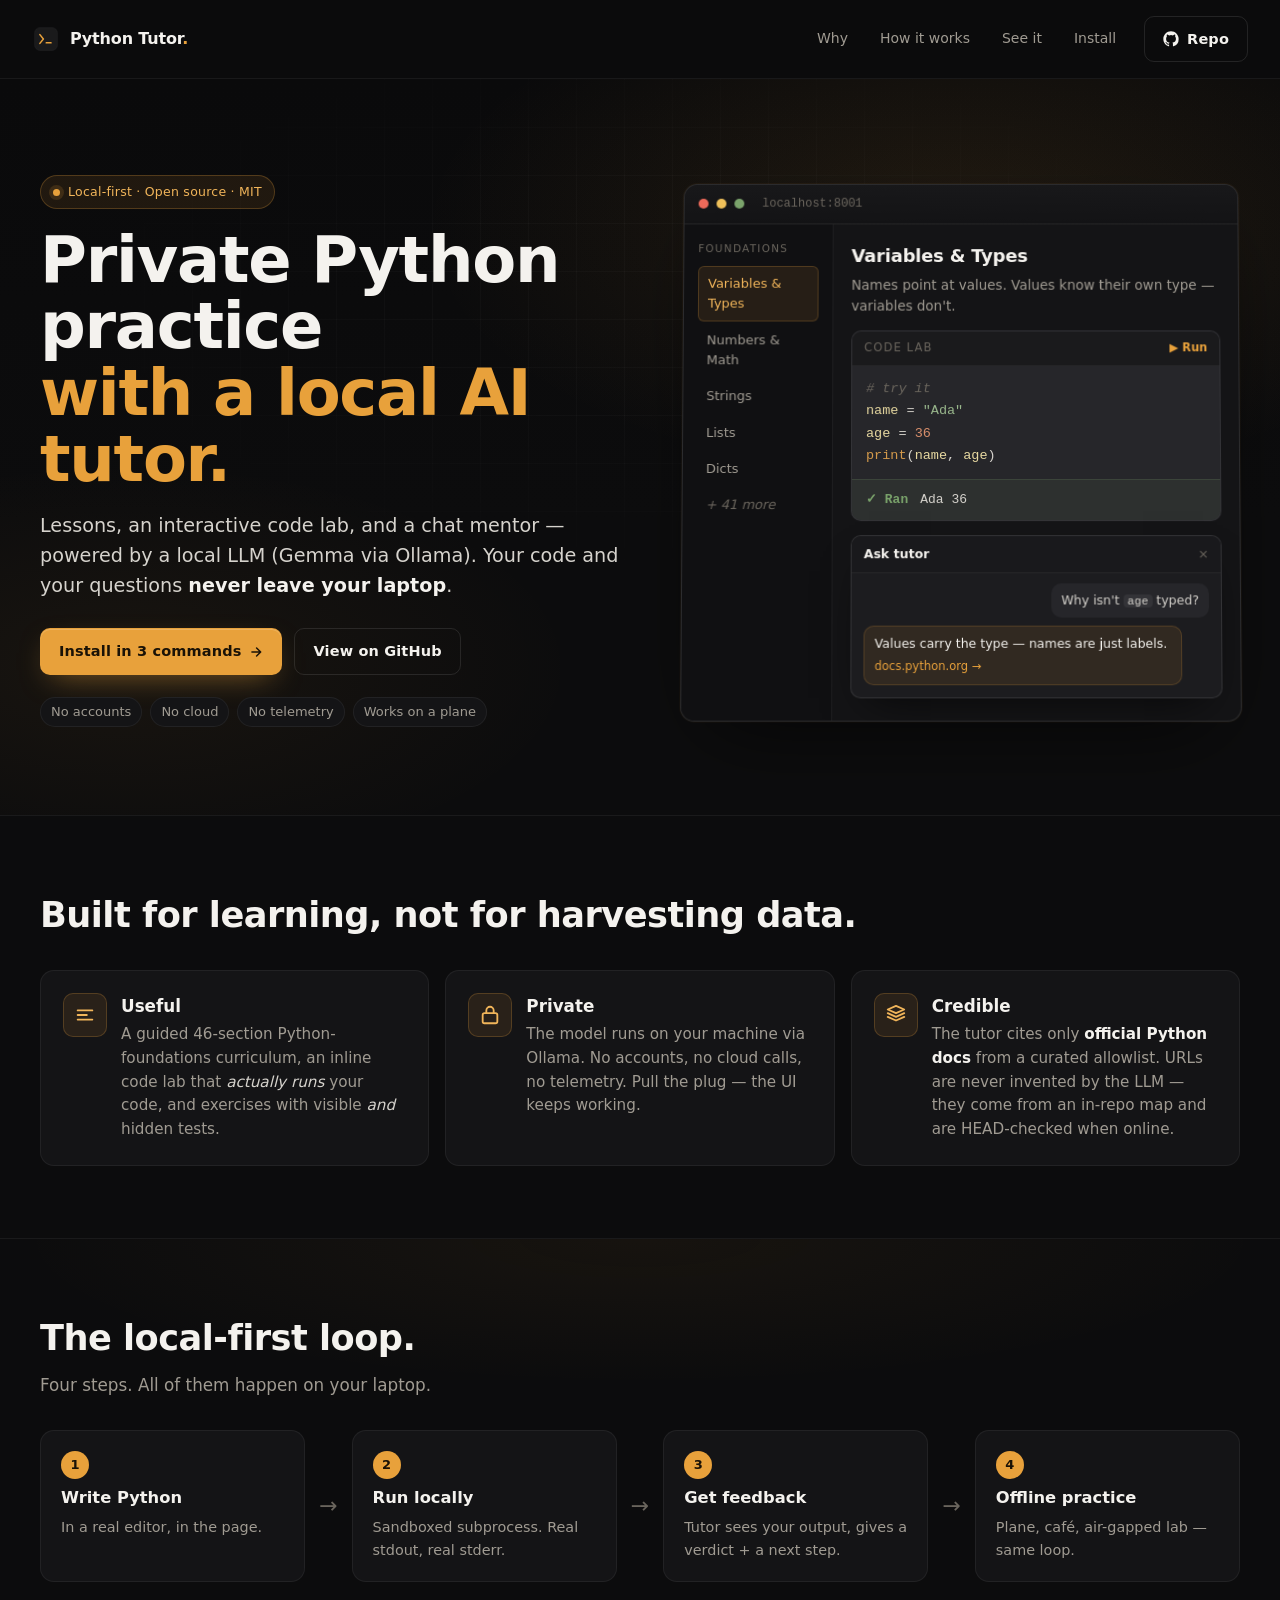
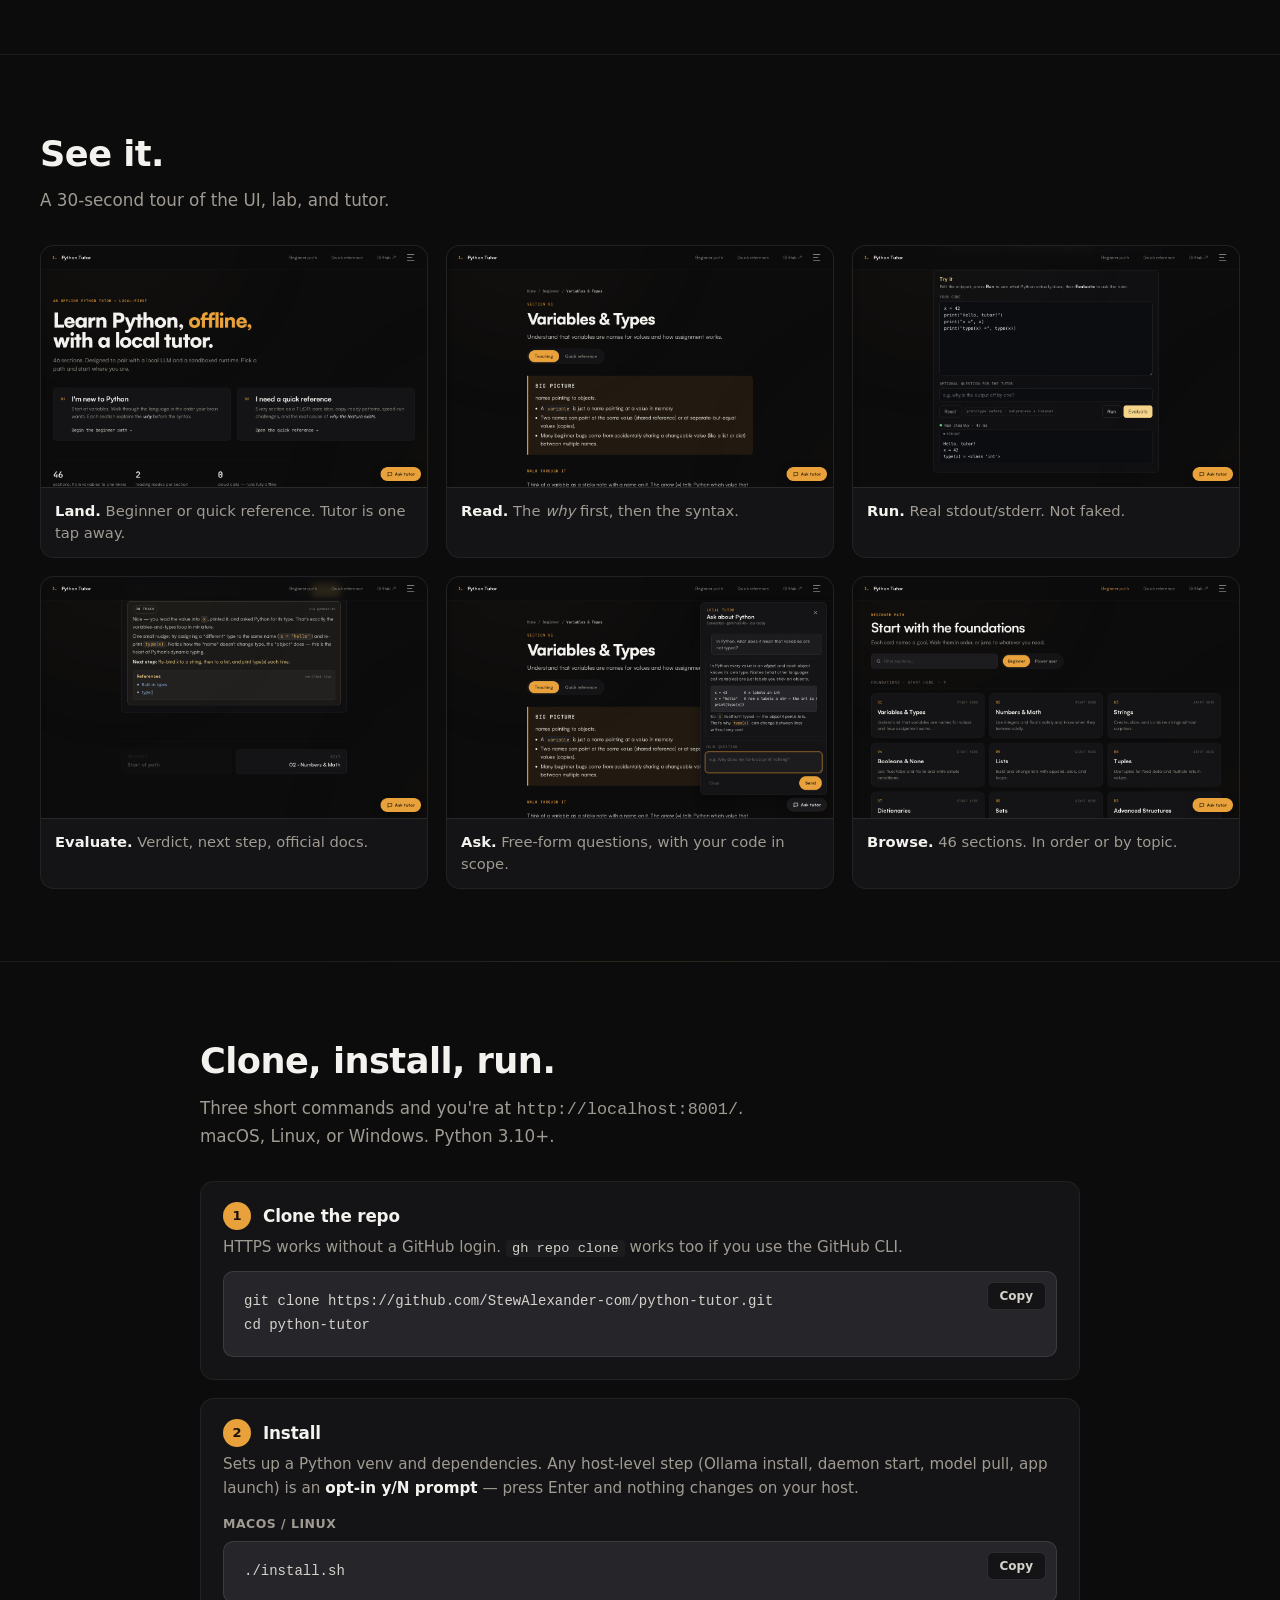
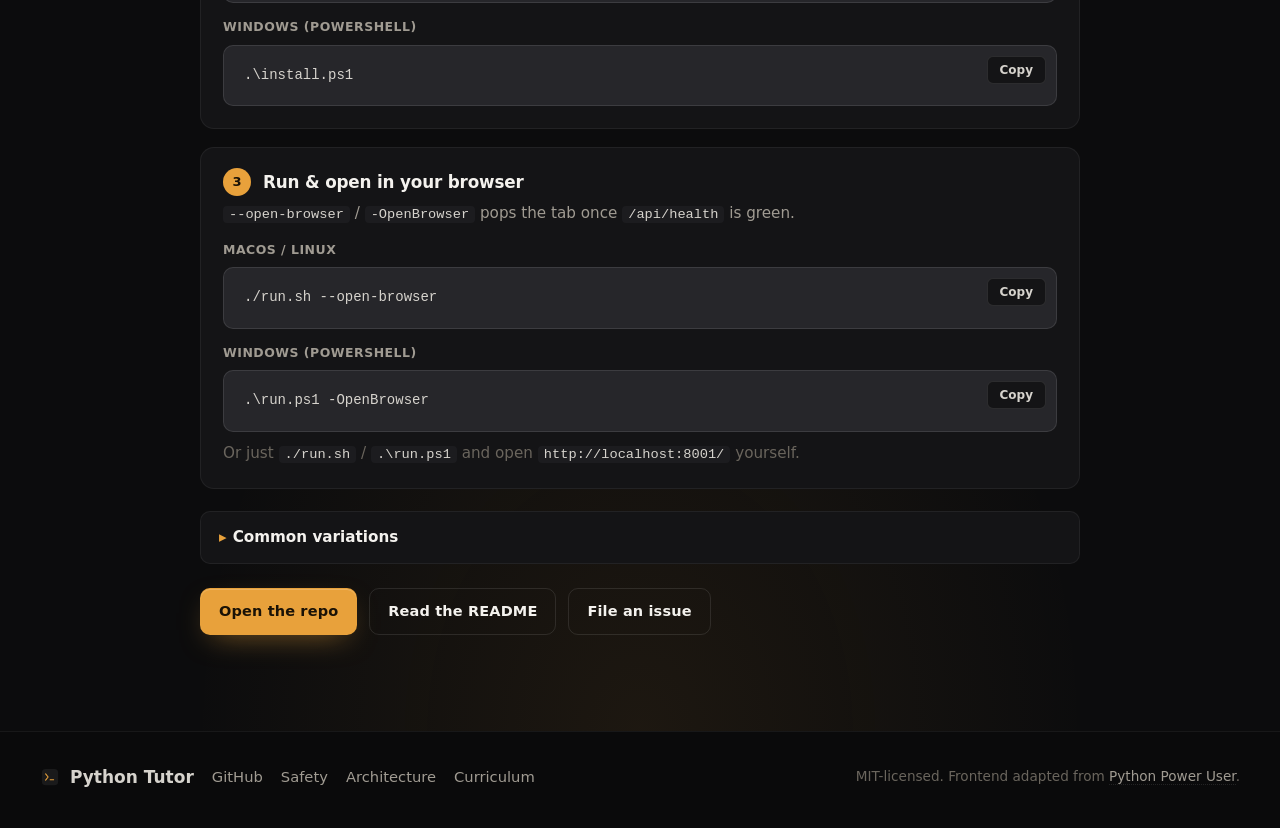
<file: site/index.html>
<!doctype html>
<html lang="en">
<head>
  <meta charset="utf-8" />
  <meta name="viewport" content="width=device-width,initial-scale=1,viewport-fit=cover" />
  <title>Python Tutor — Offline-first Python practice with a local AI tutor</title>
  <meta name="description" content="Offline-first Python tutor with a local AI mentor. Two-command install, then fully offline with Ollama and Gemma. Source-backed docs when online. No accounts, no cloud, no telemetry." />
  <meta name="keywords" content="Python tutor, offline Python, local AI tutor, learn Python, Ollama, Gemma, private LLM, local-first, open source" />
  <meta name="author" content="Stew Alexander" />
  <meta name="robots" content="index, follow, max-image-preview:large" />
  <meta name="theme-color" content="#0c0c0d" />
  <meta name="color-scheme" content="dark" />
  <link rel="canonical" href="https://stewalexander-com.github.io/python-tutor/" />

  <!-- Favicons -->
  <link rel="icon" type="image/svg+xml" href="./assets/favicon.svg" />
  <link rel="icon" type="image/png" sizes="32x32" href="./assets/favicon-32.png" />
  <link rel="icon" type="image/png" sizes="16x16" href="./assets/favicon-16.png" />
  <link rel="shortcut icon" href="./assets/favicon.ico" />
  <link rel="apple-touch-icon" sizes="180x180" href="./assets/apple-touch-icon.png" />
  <link rel="mask-icon" href="./assets/favicon.svg" color="#e8a13b" />
  <link rel="manifest" href="./site.webmanifest" />
  <meta name="apple-mobile-web-app-title" content="Python Tutor" />
  <meta name="application-name" content="Python Tutor" />

  <!-- Open Graph / Facebook / LinkedIn / Messenger / iMessage -->
  <meta property="og:type" content="website" />
  <meta property="og:site_name" content="Python Tutor" />
  <meta property="og:locale" content="en_US" />
  <meta property="og:title" content="Python Tutor — Offline-first Python practice with a local AI tutor" />
  <meta property="og:description" content="Two-command install, then fully offline with Ollama and Gemma. Lessons, a real code lab, and an AI mentor — all on your laptop. No accounts. No cloud. No telemetry." />
  <meta property="og:url" content="https://stewalexander-com.github.io/python-tutor/" />
  <meta property="og:image" content="https://stewalexander-com.github.io/python-tutor/assets/og-image.png" />
  <meta property="og:image:secure_url" content="https://stewalexander-com.github.io/python-tutor/assets/og-image.png" />
  <meta property="og:image:type" content="image/png" />
  <meta property="og:image:width" content="1200" />
  <meta property="og:image:height" content="630" />
  <meta property="og:image:alt" content="Python Tutor — Private Python practice with a local AI tutor. Two commands: ./install.sh and ./run.sh --open-browser." />

  <!-- Twitter / X -->
  <meta name="twitter:card" content="summary_large_image" />
  <meta name="twitter:title" content="Python Tutor — Offline-first Python practice with a local AI tutor" />
  <meta name="twitter:description" content="Two-command install, then fully offline with Ollama and Gemma. Lessons, a real code lab, and an AI mentor — all on your laptop. No accounts. No cloud. No telemetry." />
  <meta name="twitter:image" content="https://stewalexander-com.github.io/python-tutor/assets/og-image.png" />
  <meta name="twitter:image:alt" content="Python Tutor — Private Python practice with a local AI tutor. Two commands: ./install.sh and ./run.sh --open-browser." />

  <!-- JSON-LD structured data -->
  <script type="application/ld+json">
  {
    "@context": "https://schema.org",
    "@type": "SoftwareApplication",
    "name": "Python Tutor",
    "description": "Offline-first Python tutor with a local AI mentor. Two-command install, then fully offline with Ollama and Gemma. Source-backed docs when online.",
    "url": "https://stewalexander-com.github.io/python-tutor/",
    "image": "https://stewalexander-com.github.io/python-tutor/assets/og-image.png",
    "applicationCategory": "EducationalApplication",
    "operatingSystem": "macOS, Linux, Windows",
    "license": "https://opensource.org/licenses/MIT",
    "codeRepository": "https://github.com/StewAlexander-com/python-tutor",
    "offers": { "@type": "Offer", "price": "0", "priceCurrency": "USD" }
  }
  </script>

  <link rel="stylesheet" href="./style.css" />
</head>
<body>
  <a class="skip-link" href="#main">Skip to content</a>

  <header class="topbar">
    <a class="brand" href="#top" aria-label="Python Tutor home">
      <svg class="brand__mark" width="28" height="28" viewBox="0 0 64 64" aria-hidden="true">
        <rect x="6" y="6" width="52" height="52" rx="12" fill="#1a1a1b"/>
        <rect x="6" y="6" width="52" height="52" rx="12" fill="none" stroke="#2a2a2c" stroke-width="1"/>
        <path d="M18 22 L26 32 L18 42" fill="none" stroke="#e8a13b" stroke-width="3.5" stroke-linecap="round" stroke-linejoin="round"/>
        <rect x="31" y="39" width="14" height="3.5" rx="1" fill="#e8a13b"/>
      </svg>
      <span class="brand__name">Python Tutor<span class="brand__dot">.</span></span>
    </a>
    <nav class="topbar__nav" aria-label="Primary">
      <a class="topbar__link" href="#why">Why</a>
      <a class="topbar__link" href="#loop">How it works</a>
      <a class="topbar__link" href="#screens">See it</a>
      <a class="topbar__link" href="#start">Install</a>
    </nav>
    <a class="btn btn--ghost topbar__cta" href="https://github.com/StewAlexander-com/python-tutor" rel="noopener">
      <svg width="16" height="16" viewBox="0 0 24 24" aria-hidden="true" fill="currentColor"><path d="M12 .5C5.65.5.5 5.65.5 12c0 5.08 3.29 9.39 7.86 10.91.58.11.79-.25.79-.56v-2c-3.2.7-3.88-1.37-3.88-1.37-.52-1.32-1.27-1.67-1.27-1.67-1.04-.71.08-.7.08-.7 1.15.08 1.76 1.18 1.76 1.18 1.02 1.75 2.68 1.25 3.34.96.1-.74.4-1.25.72-1.54-2.55-.29-5.24-1.28-5.24-5.69 0-1.26.45-2.29 1.18-3.1-.12-.29-.51-1.45.11-3.03 0 0 .97-.31 3.18 1.18a11.04 11.04 0 0 1 5.8 0c2.21-1.49 3.18-1.18 3.18-1.18.62 1.58.23 2.74.11 3.03.73.81 1.18 1.84 1.18 3.1 0 4.42-2.7 5.39-5.27 5.68.41.36.78 1.05.78 2.12v3.14c0 .31.21.68.8.56A11.5 11.5 0 0 0 23.5 12C23.5 5.65 18.35.5 12 .5z"/></svg>
      <span>Repo</span>
    </a>
  </header>

  <main id="main">
    <!-- ============ HERO ============ -->
    <section id="top" class="hero">
      <div class="hero__bg" aria-hidden="true"></div>
      <div class="hero__inner">
        <div class="hero__copy">
          <div class="eyebrow">
            <span class="dot" aria-hidden="true"></span>
            <span>Local-first · Open source · MIT</span>
          </div>
          <h1 class="hero__title">
            Private Python practice<br/>
            <span class="accent">with a local AI tutor.</span>
          </h1>
          <p class="hero__lede">
            Lessons, an interactive code lab, and a chat mentor — powered by a
            local LLM (Gemma via Ollama). Your code and your questions
            <strong>never leave your laptop</strong>.
          </p>
          <div class="hero__cta">
            <a class="btn btn--primary" href="#start">
              <span>Install in 3 commands</span>
              <svg width="14" height="14" viewBox="0 0 24 24" aria-hidden="true" fill="none" stroke="currentColor" stroke-width="2.5" stroke-linecap="round" stroke-linejoin="round"><path d="M5 12h14M13 5l7 7-7 7"/></svg>
            </a>
            <a class="btn btn--ghost" href="https://github.com/StewAlexander-com/python-tutor" rel="noopener">View on GitHub</a>
          </div>
          <ul class="hero__chips" aria-label="At a glance">
            <li>No accounts</li>
            <li>No cloud</li>
            <li>No telemetry</li>
            <li>Works on a plane</li>
          </ul>
        </div>

        <!-- Simplified app mockup, evoking the real UI -->
        <div class="hero__mock" role="img" aria-label="Python Tutor app preview: lesson, code lab with Run output, and floating tutor chat.">
          <div class="mock">
            <div class="mock__chrome">
              <span class="mock__dot mock__dot--r"></span>
              <span class="mock__dot mock__dot--y"></span>
              <span class="mock__dot mock__dot--g"></span>
              <span class="mock__url">localhost:8001</span>
            </div>
            <div class="mock__body">
              <aside class="mock__side">
                <div class="mock__side-title">Foundations</div>
                <ul class="mock__list">
                  <li class="is-active">Variables &amp; Types</li>
                  <li>Numbers &amp; Math</li>
                  <li>Strings</li>
                  <li>Lists</li>
                  <li>Dicts</li>
                  <li class="is-muted">+ 41 more</li>
                </ul>
              </aside>
              <section class="mock__main">
                <h3 class="mock__h">Variables &amp; Types</h3>
                <p class="mock__p">Names point at values. Values know their own type — variables don't.</p>
                <div class="mock__lab">
                  <div class="mock__lab-head">
                    <span class="mock__tag">code lab</span>
                    <span class="mock__run">▶ Run</span>
                  </div>
                  <pre class="mock__code"><span class="t-com"># try it</span>
<span class="t-fn">name</span> = <span class="t-str">"Ada"</span>
<span class="t-fn">age</span> = <span class="t-num">36</span>
<span class="t-kw">print</span>(<span class="t-fn">name</span>, <span class="t-fn">age</span>)</pre>
                  <div class="mock__out">
                    <span class="mock__ok">✓ Ran</span>
                    <code>Ada 36</code>
                  </div>
                </div>
                <div class="mock__chat" aria-hidden="true">
                  <div class="mock__chat-head">
                    <span class="mock__chat-title">Ask tutor</span>
                    <span class="mock__chat-x">×</span>
                  </div>
                  <div class="mock__chat-body">
                    <div class="mock__bubble mock__bubble--you">Why isn't <code>age</code> typed?</div>
                    <div class="mock__bubble mock__bubble--bot">Values carry the type — names are just labels. <a class="mock__cite">docs.python.org →</a></div>
                  </div>
                </div>
              </section>
            </div>
          </div>
        </div>
      </div>
    </section>

    <!-- ============ WHY (useful / private / credible) ============ -->
    <section id="why" class="rows">
      <div class="rows__inner">
        <h2 class="section__title">Built for learning, not for harvesting data.</h2>
        <ul class="rows__list">
          <li class="row">
            <div class="row__icon" aria-hidden="true">
              <svg width="22" height="22" viewBox="0 0 24 24" fill="none" stroke="currentColor" stroke-width="2" stroke-linecap="round" stroke-linejoin="round"><path d="M4 7h16M4 12h10M4 17h16"/></svg>
            </div>
            <div class="row__text">
              <h3>Useful</h3>
              <p>A guided 46-section Python-foundations curriculum, an inline code lab that <em>actually runs</em> your code, and exercises with visible <em>and</em> hidden tests.</p>
            </div>
          </li>
          <li class="row">
            <div class="row__icon" aria-hidden="true">
              <svg width="22" height="22" viewBox="0 0 24 24" fill="none" stroke="currentColor" stroke-width="2" stroke-linecap="round" stroke-linejoin="round"><rect x="4" y="10" width="16" height="11" rx="2"/><path d="M8 10V7a4 4 0 0 1 8 0v3"/></svg>
            </div>
            <div class="row__text">
              <h3>Private</h3>
              <p>The model runs on your machine via Ollama. No accounts, no cloud calls, no telemetry. Pull the plug — the UI keeps working.</p>
            </div>
          </li>
          <li class="row">
            <div class="row__icon" aria-hidden="true">
              <svg width="22" height="22" viewBox="0 0 24 24" fill="none" stroke="currentColor" stroke-width="2" stroke-linecap="round" stroke-linejoin="round"><path d="M12 2l9 4-9 4-9-4 9-4z"/><path d="M3 10l9 4 9-4"/><path d="M3 14l9 4 9-4"/></svg>
            </div>
            <div class="row__text">
              <h3>Credible</h3>
              <p>The tutor cites only <strong>official Python docs</strong> from a curated allowlist. URLs are never invented by the LLM — they come from an in-repo map and are HEAD-checked when online.</p>
            </div>
          </li>
        </ul>
      </div>
    </section>

    <!-- ============ LOCAL-FIRST LOOP ============ -->
    <section id="loop" class="loop">
      <div class="loop__inner">
        <h2 class="section__title">The local-first loop.</h2>
        <p class="section__lede">Four steps. All of them happen on your laptop.</p>
        <ol class="loop__steps">
          <li class="step">
            <span class="step__num">1</span>
            <span class="step__label">Write Python</span>
            <span class="step__sub">In a real editor, in the page.</span>
          </li>
          <li class="step__arrow" aria-hidden="true">→</li>
          <li class="step">
            <span class="step__num">2</span>
            <span class="step__label">Run locally</span>
            <span class="step__sub">Sandboxed subprocess. Real stdout, real stderr.</span>
          </li>
          <li class="step__arrow" aria-hidden="true">→</li>
          <li class="step">
            <span class="step__num">3</span>
            <span class="step__label">Get feedback</span>
            <span class="step__sub">Tutor sees your output, gives a verdict + a next step.</span>
          </li>
          <li class="step__arrow" aria-hidden="true">→</li>
          <li class="step">
            <span class="step__num">4</span>
            <span class="step__label">Offline practice</span>
            <span class="step__sub">Plane, café, air-gapped lab — same loop.</span>
          </li>
        </ol>
      </div>
    </section>

    <!-- ============ SCREENS ============ -->
    <section id="screens" class="screens">
      <div class="screens__inner">
        <h2 class="section__title">See it.</h2>
        <p class="section__lede">A 30-second tour of the UI, lab, and tutor.</p>
        <div class="screens__grid">
          <figure class="shot">
            <img loading="lazy" src="./assets/screenshots/01-home.png" alt="Landing page with two learning paths." />
            <figcaption><strong>Land.</strong> Beginner or quick reference. Tutor is one tap away.</figcaption>
          </figure>
          <figure class="shot">
            <img loading="lazy" src="./assets/screenshots/03-section-view.png" alt="Variables & Types lesson in Teaching mode." />
            <figcaption><strong>Read.</strong> The <i>why</i> first, then the syntax.</figcaption>
          </figure>
          <figure class="shot">
            <img loading="lazy" src="./assets/screenshots/04-code-lab-run.png" alt="Inline code lab with a Python program and a 'Ran cleanly' output." />
            <figcaption><strong>Run.</strong> Real stdout/stderr. Not faked.</figcaption>
          </figure>
          <figure class="shot">
            <img loading="lazy" src="./assets/screenshots/05-evaluate-feedback.png" alt="Tutor evaluation with verdict, next step, and Python docs references." />
            <figcaption><strong>Evaluate.</strong> Verdict, next step, official docs.</figcaption>
          </figure>
          <figure class="shot">
            <img loading="lazy" src="./assets/screenshots/06-tutor-chat.png" alt="Floating chat panel mid-conversation about Python variables." />
            <figcaption><strong>Ask.</strong> Free-form questions, with your code in scope.</figcaption>
          </figure>
          <figure class="shot">
            <img loading="lazy" src="./assets/screenshots/02-lesson-browser.png" alt="Lesson browser with 46 sections, filterable." />
            <figcaption><strong>Browse.</strong> 46 sections. In order or by topic.</figcaption>
          </figure>
        </div>
      </div>
    </section>

    <!-- ============ START (clone + install + run) ============ -->
    <section id="start" class="start">
      <div class="start__inner">
        <h2 class="section__title">Clone, install, run.</h2>
        <p class="section__lede">
          Three short commands and you're at
          <code>http://localhost:8001/</code>.
          macOS, Linux, or Windows. Python 3.10+.
        </p>

        <ol class="start__steps">
          <li class="start__step">
            <div class="start__step-head">
              <span class="start__step-num">1</span>
              <h3 class="start__step-title">Clone the repo</h3>
            </div>
            <p class="start__step-sub">HTTPS works without a GitHub login. <code>gh repo clone</code> works too if you use the GitHub CLI.</p>
            <div class="start__code start__code--with-copy">
              <pre><code id="cmd-clone">git clone https://github.com/StewAlexander-com/python-tutor.git
cd python-tutor</code></pre>
              <button class="copy-btn" type="button" data-copy-target="cmd-clone" aria-label="Copy clone commands">Copy</button>
            </div>
          </li>

          <li class="start__step">
            <div class="start__step-head">
              <span class="start__step-num">2</span>
              <h3 class="start__step-title">Install</h3>
            </div>
            <p class="start__step-sub">
              Sets up a Python venv and dependencies. Any host-level step
              (Ollama install, daemon start, model pull, app launch) is an
              <strong>opt-in y/N prompt</strong> — press Enter and nothing
              changes on your host.
            </p>
            <div class="start__os-label">macOS / Linux</div>
            <div class="start__code start__code--with-copy">
              <pre><code id="cmd-install">./install.sh</code></pre>
              <button class="copy-btn" type="button" data-copy-target="cmd-install" aria-label="Copy install command (macOS / Linux)">Copy</button>
            </div>
            <div class="start__os-label">Windows (PowerShell)</div>
            <div class="start__code start__code--with-copy">
              <pre><code id="cmd-install-win">.\install.ps1</code></pre>
              <button class="copy-btn" type="button" data-copy-target="cmd-install-win" aria-label="Copy install command (Windows)">Copy</button>
            </div>
          </li>

          <li class="start__step">
            <div class="start__step-head">
              <span class="start__step-num">3</span>
              <h3 class="start__step-title">Run &amp; open in your browser</h3>
            </div>
            <p class="start__step-sub"><code>--open-browser</code> / <code>-OpenBrowser</code> pops the tab once <code>/api/health</code> is green.</p>
            <div class="start__os-label">macOS / Linux</div>
            <div class="start__code start__code--with-copy">
              <pre><code id="cmd-run">./run.sh --open-browser</code></pre>
              <button class="copy-btn" type="button" data-copy-target="cmd-run" aria-label="Copy run command (macOS / Linux)">Copy</button>
            </div>
            <div class="start__os-label">Windows (PowerShell)</div>
            <div class="start__code start__code--with-copy">
              <pre><code id="cmd-run-win">.\run.ps1 -OpenBrowser</code></pre>
              <button class="copy-btn" type="button" data-copy-target="cmd-run-win" aria-label="Copy run command (Windows)">Copy</button>
            </div>
            <p class="start__step-sub start__step-sub--muted">
              Or just <code>./run.sh</code> / <code>.\run.ps1</code> and open <code>http://localhost:8001/</code> yourself.
            </p>
          </li>
        </ol>

        <details class="start__more">
          <summary>Common variations</summary>
          <div class="start__os-label">macOS / Linux</div>
          <div class="start__code start__code--with-copy">
            <pre><code id="cmd-more"><span class="t-com"># trusted host: install Ollama, pull model, launch — no prompts</span>
./install.sh --yes

<span class="t-com"># CI / air-gapped: never prompt, default everything to "no"</span>
./install.sh --noninteractive

<span class="t-com"># Python-only setup (skip every Ollama probe)</span>
./install.sh --skip-ollama

<span class="t-com"># pick a different model or port</span>
./install.sh --model llama3.1:8b
./run.sh --port 8042</code></pre>
            <button class="copy-btn" type="button" data-copy-target="cmd-more" aria-label="Copy variation commands (macOS / Linux)">Copy</button>
          </div>
          <div class="start__os-label">Windows (PowerShell)</div>
          <div class="start__code start__code--with-copy">
            <pre><code id="cmd-more-win"><span class="t-com"># trusted host: install Ollama (via winget), pull model, launch</span>
.\install.ps1 -Yes

<span class="t-com"># CI / air-gapped: never prompt, default everything to "no"</span>
.\install.ps1 -NonInteractive

<span class="t-com"># Python-only setup (skip every Ollama probe)</span>
.\install.ps1 -SkipOllama

<span class="t-com"># pick a different model or port</span>
.\install.ps1 -Model llama3.1:8b
.\run.ps1 -Port 8042

<span class="t-com"># if PowerShell blocks the script:</span>
powershell -ExecutionPolicy Bypass -File .\install.ps1</code></pre>
            <button class="copy-btn" type="button" data-copy-target="cmd-more-win" aria-label="Copy variation commands (Windows)">Copy</button>
          </div>
        </details>

        <div class="start__links">
          <a class="btn btn--primary" href="https://github.com/StewAlexander-com/python-tutor" rel="noopener">Open the repo</a>
          <a class="btn btn--ghost" href="https://github.com/StewAlexander-com/python-tutor#readme" rel="noopener">Read the README</a>
          <a class="btn btn--ghost" href="https://github.com/StewAlexander-com/python-tutor/issues" rel="noopener">File an issue</a>
        </div>
      </div>
    </section>
  </main>

  <footer class="foot">
    <div class="foot__inner">
      <div class="foot__brand">
        <svg width="20" height="20" viewBox="0 0 64 64" aria-hidden="true">
          <rect x="6" y="6" width="52" height="52" rx="12" fill="#1a1a1b"/>
          <path d="M18 22 L26 32 L18 42" fill="none" stroke="#e8a13b" stroke-width="3.5" stroke-linecap="round" stroke-linejoin="round"/>
          <rect x="31" y="39" width="14" height="3.5" rx="1" fill="#e8a13b"/>
        </svg>
        <span>Python Tutor</span>
      </div>
      <nav class="foot__nav" aria-label="Footer">
        <a href="https://github.com/StewAlexander-com/python-tutor" rel="noopener">GitHub</a>
        <a href="https://github.com/StewAlexander-com/python-tutor#a-word-on-safety" rel="noopener">Safety</a>
        <a href="https://github.com/StewAlexander-com/python-tutor/blob/main/docs/architecture.md" rel="noopener">Architecture</a>
        <a href="https://github.com/StewAlexander-com/python-tutor/blob/main/curriculum/python-foundations.md" rel="noopener">Curriculum</a>
      </nav>
      <p class="foot__note">MIT-licensed. Frontend adapted from <a href="https://github.com/StewAlexander-com/Python-Power-User" rel="noopener">Python Power User</a>.</p>
    </div>
  </footer>

  <script>
    (function () {
      var buttons = document.querySelectorAll('.copy-btn[data-copy-target]');
      buttons.forEach(function (btn) {
        btn.addEventListener('click', function () {
          var id = btn.getAttribute('data-copy-target');
          var node = document.getElementById(id);
          if (!node) return;
          var text = node.innerText.replace(/ /g, ' ');
          var done = function () {
            var original = btn.textContent;
            btn.textContent = 'Copied';
            btn.classList.add('is-copied');
            setTimeout(function () {
              btn.textContent = original;
              btn.classList.remove('is-copied');
            }, 1400);
          };
          if (navigator.clipboard && navigator.clipboard.writeText) {
            navigator.clipboard.writeText(text).then(done, function () {
              fallbackCopy(text); done();
            });
          } else {
            fallbackCopy(text); done();
          }
        });
      });
      function fallbackCopy(text) {
        var ta = document.createElement('textarea');
        ta.value = text;
        ta.setAttribute('readonly', '');
        ta.style.position = 'absolute';
        ta.style.left = '-9999px';
        document.body.appendChild(ta);
        ta.select();
        try { document.execCommand('copy'); } catch (e) {}
        document.body.removeChild(ta);
      }
    })();
  </script>
</body>
</html>
</file>
<file: site/style.css>
/* =========================================================
   Python Tutor — Hero landing page
   Dark local-first aesthetic. Amber accent.
   Tokens mirror frontend/base.css so the landing reads as
   the same product as the app.
   ========================================================= */

:root {
  --bg-0: #0c0c0d;
  --bg-1: #141416;
  --bg-2: #1c1c1f;
  --bg-3: #26262a;
  --ink-0: #f4f2ee;
  --ink-1: #d6d3cd;
  --ink-2: #a09b92;
  --ink-3: #6a655d;
  --line-1: rgba(255,255,255,0.06);
  --line-2: rgba(255,255,255,0.10);
  --amber: #e8a13b;
  --amber-soft: #f1b55a;
  --amber-deep: #b87a22;
  --amber-wash: rgba(232,161,59,0.10);
  --leaf: #7aa36b;

  --t-kw: #d49a4b;
  --t-builtin: #c8b88a;
  --t-str: #9ab88d;
  --t-num: #d98f6c;
  --t-com: #6a655d;
  --t-fn: #e8d9a1;

  --font-sans: -apple-system, BlinkMacSystemFont, 'Segoe UI', Inter, system-ui, sans-serif;
  --font-mono: ui-monospace, SFMono-Regular, 'JetBrains Mono', Menlo, Consolas, monospace;

  --r-sm: 6px;
  --r-md: 10px;
  --r-lg: 14px;
  --r-xl: 20px;
  --r-pill: 999px;

  --page-max: 1200px;
  --ease: cubic-bezier(0.2, 0.7, 0.2, 1);
}

*, *::before, *::after { box-sizing: border-box; }
html { -webkit-text-size-adjust: 100%; text-size-adjust: 100%; scroll-behavior: smooth; }
body {
  margin: 0;
  background: var(--bg-0);
  color: var(--ink-1);
  font-family: var(--font-sans);
  font-size: 17px;
  line-height: 1.55;
  -webkit-font-smoothing: antialiased;
  -moz-osx-font-smoothing: grayscale;
  text-rendering: optimizeLegibility;
}
img { max-width: 100%; height: auto; display: block; }
a { color: var(--amber); text-decoration: none; }
a:hover { color: var(--amber-soft); }
h1, h2, h3, h4, p { margin: 0; }
ul, ol { margin: 0; padding: 0; list-style: none; }
::selection { background: var(--amber-wash); color: var(--ink-0); }

.skip-link {
  position: absolute; left: -9999px;
}
.skip-link:focus {
  left: 12px; top: 12px;
  background: var(--bg-1); color: var(--ink-0);
  padding: 8px 12px; border-radius: var(--r-sm);
  z-index: 100;
}

/* ============ TOPBAR ============ */
.topbar {
  position: sticky; top: 0; z-index: 40;
  display: grid;
  grid-template-columns: auto 1fr auto;
  align-items: center;
  gap: 16px;
  padding: 14px 24px;
  background: color-mix(in oklab, var(--bg-0) 85%, transparent);
  backdrop-filter: saturate(140%) blur(14px);
  -webkit-backdrop-filter: saturate(140%) blur(14px);
  border-bottom: 1px solid var(--line-1);
}
.brand {
  display: inline-flex; align-items: center; gap: 10px;
  color: var(--ink-0); font-weight: 700; letter-spacing: -0.01em;
}
.brand__mark { width: 28px; height: 28px; flex-shrink: 0; }
.brand__name { font-size: 16px; }
.brand__dot { color: var(--amber); }
.topbar__nav { display: none; gap: 8px; justify-self: end; align-items: center; }
.topbar__link {
  color: var(--ink-2); font-size: 14px;
  padding: 8px 12px; border-radius: var(--r-sm);
  transition: color 140ms var(--ease), background 140ms var(--ease);
}
.topbar__link:hover { color: var(--ink-0); background: var(--bg-2); }
.topbar__cta { justify-self: end; }
@media (min-width: 760px) {
  .topbar { padding: 16px 32px; }
  .topbar__nav { display: inline-flex; }
}

/* ============ BUTTONS ============ */
.btn {
  display: inline-flex; align-items: center; gap: 8px;
  padding: 11px 18px; border-radius: var(--r-md);
  font-weight: 600; font-size: 14.5px; letter-spacing: 0.01em;
  border: 1px solid transparent; cursor: pointer;
  transition: transform 140ms var(--ease), background 140ms var(--ease),
              color 140ms var(--ease), border-color 140ms var(--ease),
              box-shadow 240ms var(--ease);
}
.btn--primary {
  background: var(--amber); color: #1a1206;
  box-shadow: 0 1px 0 rgba(255,255,255,0.18) inset,
              0 10px 30px -12px rgba(232,161,59,0.6);
}
.btn--primary:hover { background: var(--amber-soft); color: #1a1206; transform: translateY(-1px); }
.btn--ghost {
  background: transparent; color: var(--ink-0);
  border-color: var(--line-2);
}
.btn--ghost:hover { background: var(--bg-2); color: var(--ink-0); border-color: var(--line-2); }

/* ============ HERO ============ */
.hero {
  position: relative;
  padding: 64px 24px 56px;
  overflow: hidden;
}
.hero__bg {
  position: absolute; inset: 0; pointer-events: none;
  background:
    radial-gradient(60% 50% at 75% 20%, rgba(232,161,59,0.10), transparent 70%),
    radial-gradient(50% 40% at 10% 80%, rgba(232,161,59,0.06), transparent 70%),
    linear-gradient(180deg, #0a0a0b 0%, var(--bg-0) 60%);
}
.hero__bg::after {
  content: "";
  position: absolute; inset: 0;
  background-image:
    linear-gradient(rgba(255,255,255,0.025) 1px, transparent 1px),
    linear-gradient(90deg, rgba(255,255,255,0.025) 1px, transparent 1px);
  background-size: 48px 48px;
  mask-image: radial-gradient(60% 50% at 50% 30%, #000 30%, transparent 80%);
  -webkit-mask-image: radial-gradient(60% 50% at 50% 30%, #000 30%, transparent 80%);
}
.hero__inner {
  position: relative;
  max-width: var(--page-max);
  margin: 0 auto;
  display: grid;
  grid-template-columns: 1fr;
  gap: 48px;
  align-items: center;
}
@media (min-width: 980px) {
  .hero { padding: 96px 32px 88px; }
  .hero__inner { grid-template-columns: minmax(0, 1.05fr) minmax(0, 1fr); gap: 56px; }
}
.eyebrow {
  display: inline-flex; align-items: center; gap: 8px;
  padding: 6px 12px; border-radius: var(--r-pill);
  background: var(--amber-wash);
  border: 1px solid rgba(232,161,59,0.25);
  color: var(--amber-soft);
  font-size: 12.5px; letter-spacing: 0.02em;
  margin-bottom: 18px;
}
.eyebrow .dot {
  width: 7px; height: 7px; border-radius: 50%;
  background: var(--amber);
  box-shadow: 0 0 0 4px rgba(232,161,59,0.15);
}
.hero__title {
  font-size: clamp(2.2rem, 5.8vw, 4rem);
  line-height: 1.04;
  letter-spacing: -0.02em;
  color: var(--ink-0);
  font-weight: 800;
  margin-bottom: 18px;
}
.hero__title .accent { color: var(--amber); }
.hero__lede {
  font-size: clamp(1.05rem, 1.5vw, 1.2rem);
  color: var(--ink-1);
  max-width: 56ch;
  margin-bottom: 28px;
}
.hero__lede strong { color: var(--ink-0); font-weight: 600; }
.hero__cta { display: flex; gap: 12px; flex-wrap: wrap; margin-bottom: 22px; }
.hero__chips {
  display: flex; flex-wrap: wrap; gap: 8px;
  font-size: 13px; color: var(--ink-2);
}
.hero__chips li {
  padding: 4px 10px; border-radius: var(--r-pill);
  background: var(--bg-1);
  border: 1px solid var(--line-1);
}

/* ============ MOCK APP ============ */
.hero__mock { perspective: 1400px; }
.mock {
  background: var(--bg-1);
  border: 1px solid var(--line-2);
  border-radius: var(--r-lg);
  box-shadow:
    0 1px 0 rgba(255,255,255,0.04) inset,
    0 30px 80px -30px rgba(0,0,0,0.75),
    0 0 0 1px rgba(232,161,59,0.05);
  overflow: hidden;
  transform: rotateX(2deg);
}
.mock__chrome {
  display: flex; align-items: center; gap: 8px;
  padding: 10px 14px;
  background: linear-gradient(180deg, #18181a, #131315);
  border-bottom: 1px solid var(--line-1);
}
.mock__dot { width: 10px; height: 10px; border-radius: 50%; }
.mock__dot--r { background: #ef6a5a; }
.mock__dot--y { background: #efc05a; }
.mock__dot--g { background: #7aa36b; }
.mock__url {
  margin-left: 10px; font-family: var(--font-mono);
  font-size: 12px; color: var(--ink-3);
}
.mock__body {
  display: grid;
  grid-template-columns: 150px 1fr;
  min-height: 360px;
}
.mock__side {
  padding: 16px 14px;
  background: #101012;
  border-right: 1px solid var(--line-1);
}
.mock__side-title {
  text-transform: uppercase;
  font-size: 10.5px; letter-spacing: 0.12em;
  color: var(--ink-3);
  margin-bottom: 10px;
}
.mock__list li {
  font-size: 13px; color: var(--ink-2);
  padding: 7px 9px; border-radius: var(--r-sm);
  margin-bottom: 2px;
}
.mock__list li.is-active {
  background: var(--amber-wash);
  color: var(--amber-soft);
  border: 1px solid rgba(232,161,59,0.22);
}
.mock__list li.is-muted { color: var(--ink-3); font-style: italic; }
.mock__main { padding: 18px 18px 22px; min-width: 0; }
.mock__h {
  font-size: 18px; color: var(--ink-0); font-weight: 700;
  margin-bottom: 6px; letter-spacing: -0.01em;
}
.mock__p { font-size: 13.5px; color: var(--ink-2); margin-bottom: 14px; }
.mock__lab {
  border: 1px solid var(--line-1);
  border-radius: var(--r-md);
  background: var(--bg-3);
  overflow: hidden;
}
.mock__lab-head {
  display: flex; justify-content: space-between; align-items: center;
  padding: 8px 12px;
  background: #1a1a1c;
  border-bottom: 1px solid var(--line-1);
  font-size: 11.5px;
}
.mock__tag {
  color: var(--ink-3); text-transform: uppercase; letter-spacing: 0.1em;
}
.mock__run { color: var(--amber); font-weight: 600; }
.mock__code {
  margin: 0;
  padding: 12px 14px;
  font-family: var(--font-mono);
  font-size: 13.5px;
  line-height: 1.65;
  color: var(--ink-1);
  white-space: pre-wrap;
  word-break: break-word;
  overflow-x: auto;
}
.mock__code .t-com { color: var(--t-com); font-style: italic; }
.mock__code .t-kw { color: var(--t-kw); }
.mock__code .t-fn { color: var(--t-fn); }
.mock__code .t-str { color: var(--t-str); }
.mock__code .t-num { color: var(--t-num); }
.mock__out {
  display: flex; align-items: center; gap: 12px;
  padding: 10px 14px;
  background: rgba(122,163,107,0.08);
  border-top: 1px solid rgba(122,163,107,0.18);
  font-family: var(--font-mono);
  font-size: 13px;
}
.mock__ok { color: var(--leaf); font-weight: 600; }
.mock__out code { color: var(--ink-1); }
.mock__chat {
  margin-top: 14px;
  background: var(--bg-2);
  border: 1px solid var(--line-2);
  border-radius: var(--r-md);
  box-shadow: 0 18px 40px -18px rgba(0,0,0,0.7);
  overflow: hidden;
}
.mock__chat-head {
  display: flex; justify-content: space-between; align-items: center;
  padding: 8px 12px;
  background: #19191c;
  border-bottom: 1px solid var(--line-1);
  font-size: 12.5px;
}
.mock__chat-title { color: var(--ink-0); font-weight: 600; }
.mock__chat-x { color: var(--ink-3); }
.mock__chat-body { padding: 10px 12px 12px; display: grid; gap: 8px; }
.mock__bubble {
  font-size: 12.5px; line-height: 1.5;
  padding: 8px 10px; border-radius: 10px;
}
.mock__bubble code {
  font-family: var(--font-mono);
  background: rgba(255,255,255,0.06);
  padding: 0 4px; border-radius: 4px; font-size: 11.5px;
}
.mock__bubble--you {
  background: var(--bg-3); color: var(--ink-1);
  justify-self: end; max-width: 80%;
}
.mock__bubble--bot {
  background: var(--amber-wash);
  color: var(--ink-0);
  border: 1px solid rgba(232,161,59,0.18);
  max-width: 92%;
}
.mock__cite {
  display: inline-block; margin-top: 4px;
  color: var(--amber); font-size: 11.5px;
}

@media (max-width: 520px) {
  .mock__body { grid-template-columns: 1fr; }
  .mock__side { display: none; }
}

/* ============ SECTION SHELL ============ */
.section__title {
  font-size: clamp(1.6rem, 3vw, 2.2rem);
  letter-spacing: -0.015em;
  color: var(--ink-0);
  font-weight: 700;
  margin-bottom: 6px;
}
.section__lede {
  color: var(--ink-2);
  font-size: 1.05rem;
  margin-bottom: 32px;
  max-width: 56ch;
}

/* ============ ROWS (useful / private / credible) ============ */
.rows { padding: 72px 24px; border-top: 1px solid var(--line-1); }
.rows__inner { max-width: var(--page-max); margin: 0 auto; }
.rows__list { display: grid; gap: 16px; margin-top: 28px; }
@media (min-width: 820px) {
  .rows__list { grid-template-columns: repeat(3, 1fr); }
}
.row {
  background: var(--bg-1);
  border: 1px solid var(--line-1);
  border-radius: var(--r-lg);
  padding: 22px 22px 24px;
  display: grid;
  grid-template-columns: 44px 1fr;
  gap: 14px;
  align-items: start;
  transition: border-color 240ms var(--ease), transform 240ms var(--ease);
}
.row:hover { border-color: rgba(232,161,59,0.25); transform: translateY(-2px); }
.row__icon {
  width: 44px; height: 44px;
  display: grid; place-items: center;
  background: var(--amber-wash);
  color: var(--amber-soft);
  border-radius: var(--r-md);
  border: 1px solid rgba(232,161,59,0.22);
}
.row__text h3 {
  font-size: 1.05rem;
  color: var(--ink-0);
  font-weight: 700;
  margin-bottom: 4px;
}
.row__text p {
  font-size: 0.95rem;
  color: var(--ink-2);
  line-height: 1.55;
}
.row__text em { color: var(--ink-1); font-style: italic; }
.row__text strong { color: var(--ink-0); }

/* ============ LOOP ============ */
.loop {
  padding: 72px 24px;
  border-top: 1px solid var(--line-1);
  background:
    radial-gradient(70% 50% at 50% 0%, rgba(232,161,59,0.05), transparent 70%),
    var(--bg-0);
}
.loop__inner { max-width: var(--page-max); margin: 0 auto; }
.loop__steps {
  display: grid;
  grid-template-columns: 1fr;
  gap: 14px;
  margin-top: 18px;
}
@media (min-width: 820px) {
  .loop__steps {
    grid-template-columns: 1fr auto 1fr auto 1fr auto 1fr;
    align-items: stretch;
  }
}
.step {
  display: grid;
  grid-template-rows: auto auto 1fr;
  gap: 6px;
  padding: 20px;
  background: var(--bg-1);
  border: 1px solid var(--line-1);
  border-radius: var(--r-lg);
}
.step__num {
  width: 28px; height: 28px;
  display: grid; place-items: center;
  border-radius: 50%;
  background: var(--amber);
  color: #1a1206;
  font-weight: 800; font-size: 13px;
}
.step__label {
  color: var(--ink-0); font-weight: 700; font-size: 1.02rem;
}
.step__sub { color: var(--ink-2); font-size: 0.9rem; }
.step__arrow {
  display: none;
  align-self: center; justify-self: center;
  color: var(--ink-3); font-size: 22px;
}
@media (min-width: 820px) { .step__arrow { display: block; } }

/* ============ SCREENS ============ */
.screens {
  padding: 72px 24px;
  border-top: 1px solid var(--line-1);
}
.screens__inner { max-width: var(--page-max); margin: 0 auto; }
.screens__grid {
  display: grid;
  grid-template-columns: 1fr;
  gap: 18px;
}
@media (min-width: 700px) {
  .screens__grid { grid-template-columns: repeat(2, 1fr); }
}
@media (min-width: 1024px) {
  .screens__grid { grid-template-columns: repeat(3, 1fr); }
}
.shot {
  margin: 0;
  background: var(--bg-1);
  border: 1px solid var(--line-1);
  border-radius: var(--r-lg);
  overflow: hidden;
  transition: border-color 240ms var(--ease), transform 240ms var(--ease);
}
.shot:hover { border-color: rgba(232,161,59,0.30); transform: translateY(-2px); }
.shot img {
  width: 100%; aspect-ratio: 16/10; object-fit: cover;
  border-bottom: 1px solid var(--line-1);
  background: var(--bg-2);
}
.shot figcaption {
  padding: 12px 14px;
  font-size: 0.92rem;
  color: var(--ink-2);
}
.shot figcaption strong { color: var(--ink-0); font-weight: 600; }

/* ============ START ============ */
.start {
  padding: 72px 24px 96px;
  border-top: 1px solid var(--line-1);
  background:
    radial-gradient(50% 60% at 50% 100%, rgba(232,161,59,0.08), transparent 70%),
    var(--bg-0);
}
.start__inner { max-width: 880px; margin: 0 auto; text-align: left; }
.start__code {
  margin-top: 8px;
  background: var(--bg-3);
  border: 1px solid var(--line-2);
  border-radius: var(--r-md);
  overflow: hidden;
}
.start__code pre {
  margin: 0;
  padding: 18px 20px;
  font-family: var(--font-mono);
  font-size: 14px;
  line-height: 1.7;
  color: var(--ink-1);
  overflow-x: auto;
}
.start__code .t-com { color: var(--t-com); font-style: italic; }
.start__code .t-kw { color: var(--t-kw); }
.start__note {
  margin-top: 18px;
  color: var(--ink-2);
  font-size: 0.95rem;
}
.start__note code {
  font-family: var(--font-mono);
  background: var(--bg-2);
  padding: 1px 6px; border-radius: 4px;
  color: var(--ink-1); font-size: 0.9em;
}
.start__note strong { color: var(--ink-0); }
.start__cta {
  margin-top: 24px;
  display: flex; gap: 12px; flex-wrap: wrap;
}

/* numbered step cards */
.start__steps {
  margin-top: 28px;
  display: grid;
  gap: 18px;
}
.start__step {
  background: var(--bg-1);
  border: 1px solid var(--line-1);
  border-radius: var(--r-lg);
  padding: 20px 22px 22px;
}
.start__step-head {
  display: flex; align-items: center; gap: 12px;
  margin-bottom: 6px;
}
.start__step-num {
  width: 28px; height: 28px;
  display: grid; place-items: center;
  border-radius: 50%;
  background: var(--amber);
  color: #1a1206;
  font-weight: 800; font-size: 13px;
  flex-shrink: 0;
}
.start__step-title {
  font-size: 1.05rem;
  color: var(--ink-0);
  font-weight: 700;
  letter-spacing: -0.01em;
}
.start__step-sub {
  color: var(--ink-2);
  font-size: 0.95rem;
  margin: 4px 0 12px;
}
.start__step-sub code {
  font-family: var(--font-mono);
  background: var(--bg-2);
  padding: 1px 6px; border-radius: 4px;
  color: var(--ink-1); font-size: 0.9em;
}
.start__step-sub strong { color: var(--ink-0); }
.start__step-sub--muted { color: var(--ink-3); margin-top: 10px; margin-bottom: 0; }

/* per-OS label above paired code blocks (macOS/Linux vs Windows) */
.start__os-label {
  margin-top: 14px;
  margin-bottom: 6px;
  font-family: var(--font-sans);
  font-size: 0.78rem;
  font-weight: 600;
  letter-spacing: 0.04em;
  text-transform: uppercase;
  color: var(--ink-2);
}
.start__os-label:first-child { margin-top: 0; }

/* code block with copy button */
.start__code--with-copy {
  position: relative;
}
.copy-btn {
  position: absolute;
  top: 10px; right: 10px;
  padding: 6px 12px;
  font-size: 12px;
  font-family: var(--font-sans);
  font-weight: 600;
  color: var(--ink-1);
  background: var(--bg-1);
  border: 1px solid var(--line-2);
  border-radius: var(--r-sm);
  cursor: pointer;
  transition: background 140ms var(--ease), color 140ms var(--ease), border-color 140ms var(--ease);
}
.copy-btn:hover {
  background: var(--bg-2); color: var(--ink-0);
  border-color: rgba(232,161,59,0.3);
}
.copy-btn.is-copied {
  background: var(--amber-wash);
  color: var(--amber-soft);
  border-color: rgba(232,161,59,0.4);
}

/* more / details disclosure */
.start__more {
  margin-top: 22px;
  border: 1px solid var(--line-1);
  border-radius: var(--r-md);
  background: var(--bg-1);
  padding: 14px 18px;
}
.start__more > summary {
  cursor: pointer;
  color: var(--ink-0);
  font-weight: 600;
  font-size: 0.95rem;
  list-style: none;
}
.start__more > summary::-webkit-details-marker { display: none; }
.start__more > summary::before {
  content: "▸ ";
  color: var(--amber);
  display: inline-block;
  margin-right: 6px;
  transition: transform 140ms var(--ease);
}
.start__more[open] > summary::before { content: "▾ "; }
.start__more > .start__code { margin-top: 12px; }

/* links row beneath the steps */
.start__links {
  margin-top: 24px;
  display: flex; gap: 12px; flex-wrap: wrap;
}

/* ============ FOOT ============ */
.foot {
  border-top: 1px solid var(--line-1);
  background: #0a0a0b;
  padding: 32px 24px 40px;
}
.foot__inner {
  max-width: var(--page-max);
  margin: 0 auto;
  display: grid;
  gap: 18px;
}
@media (min-width: 760px) {
  .foot__inner {
    grid-template-columns: auto 1fr auto;
    align-items: center;
  }
}
.foot__brand {
  display: inline-flex; align-items: center; gap: 10px;
  color: var(--ink-1); font-weight: 600;
}
.foot__nav {
  display: flex; gap: 18px; flex-wrap: wrap;
}
.foot__nav a { color: var(--ink-2); font-size: 0.92rem; }
.foot__nav a:hover { color: var(--ink-0); }
.foot__note {
  color: var(--ink-3);
  font-size: 0.85rem;
}
.foot__note a { color: var(--ink-2); border-bottom: 1px dotted var(--line-2); }
.foot__note a:hover { color: var(--ink-0); }
</file>
